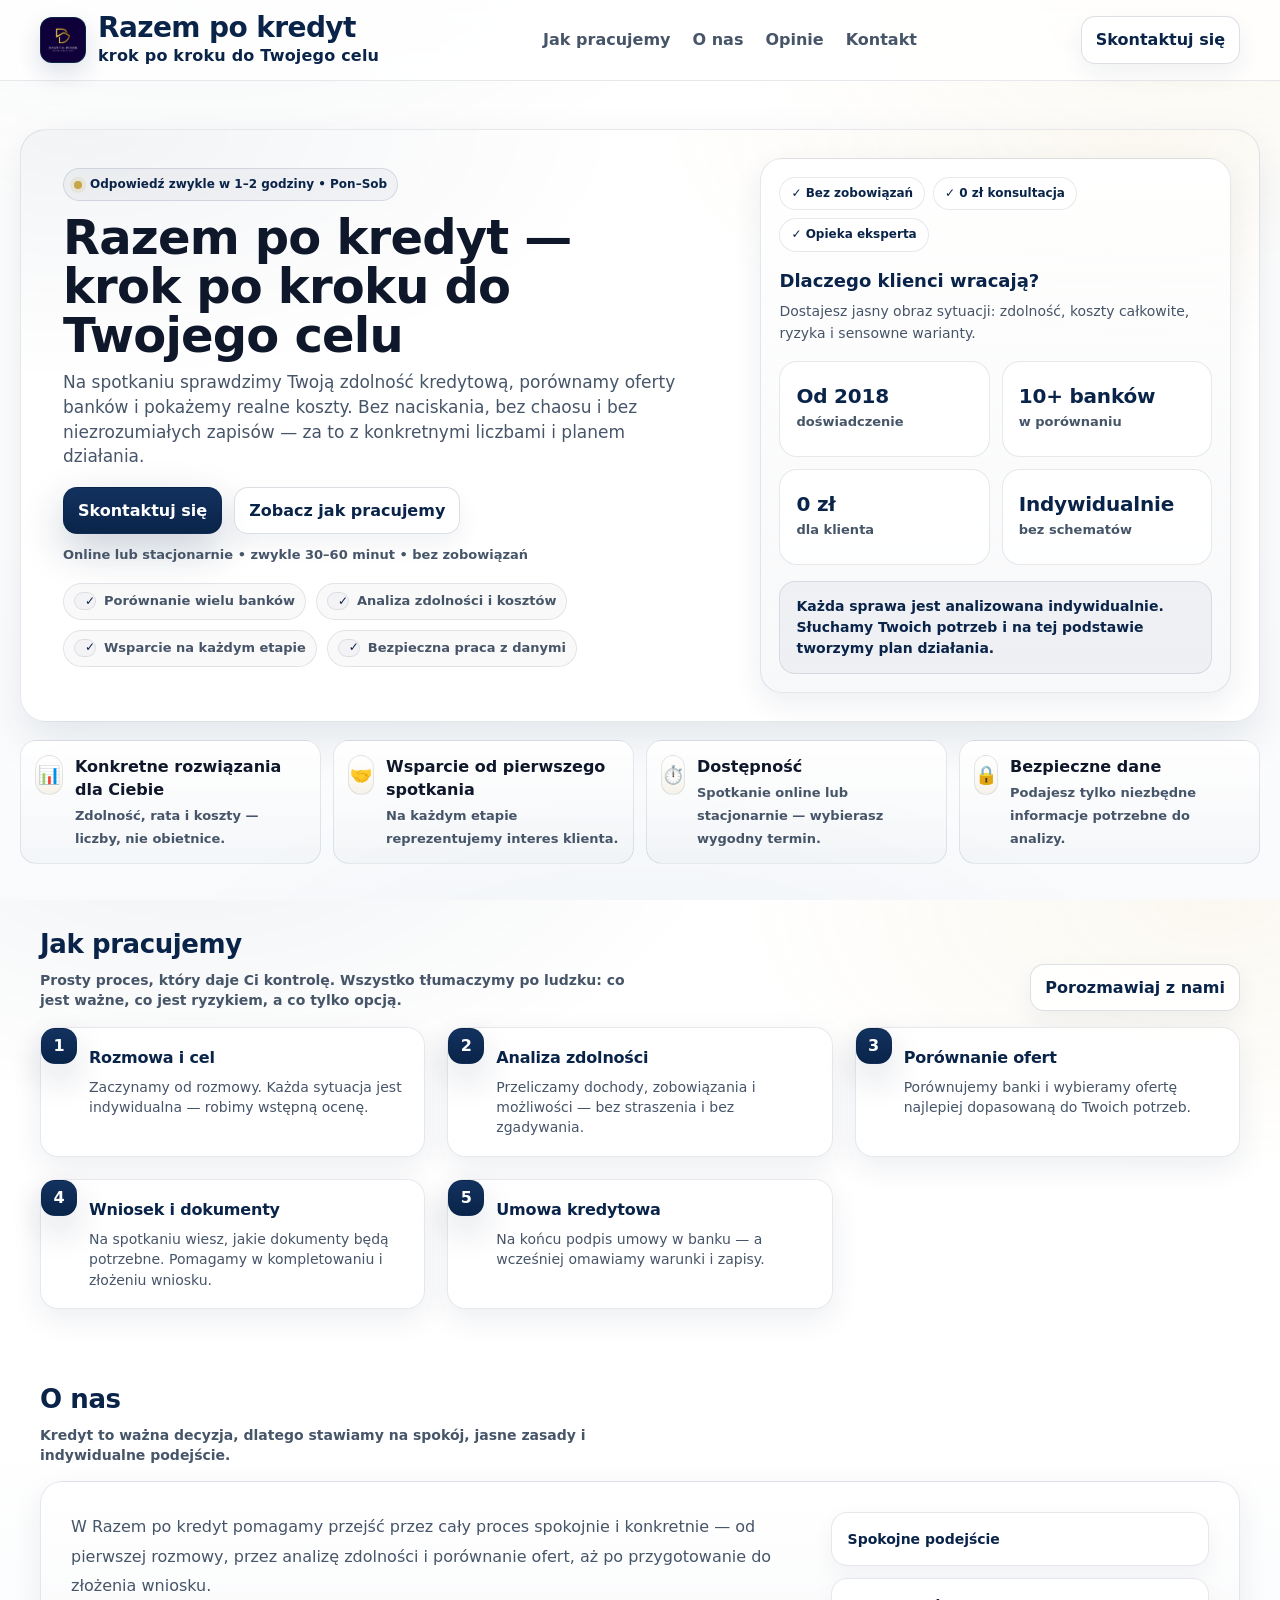
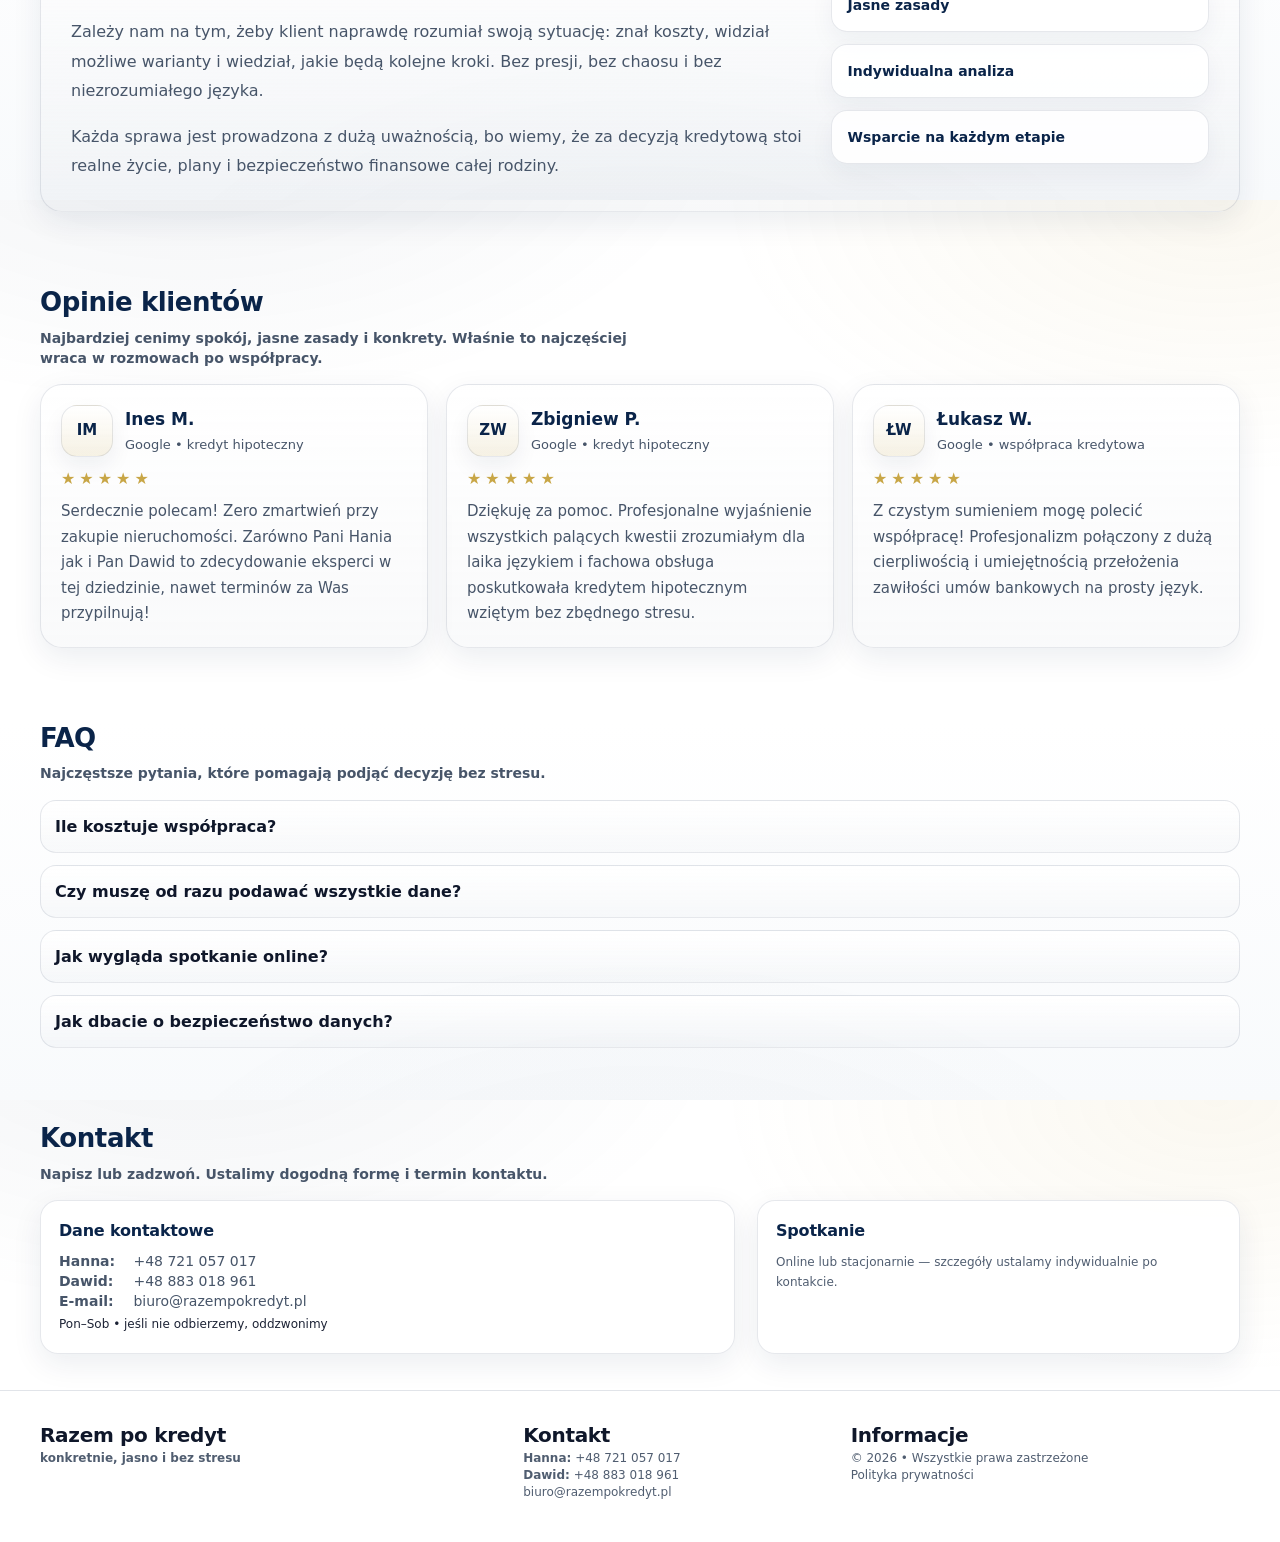
<file: index.html>
<!doctype html>
<html lang="pl">
<head>
  <meta charset="utf-8" />
  <meta name="viewport" content="width=device-width, initial-scale=1" />
  <title>Razem po kredyt — ekspert kredytowy | Wsparcie kredytowe</title>
  <meta name="description" content="Razem po kredyt — spokojne, jasne i konkretne wsparcie eksperta kredytowego. Sprawdź zdolność, porównaj oferty i podejmij świadomą decyzję." />
  <meta name="theme-color" content="#ffffff" />

  <link rel="preconnect" href="https://fonts.gstatic.com" crossorigin>
  <link rel="stylesheet" href="./assets/css/style.css" />
</head>

<body>
<header>
  <div class="container">
    <div class="nav">
      <a class="brand" href="#start" aria-label="Strona główna">
        <img src="./assets/logoJPG.jpg" alt="Razem po kredyt" class="logo" />
        <div class="brand-copy">
          <span class="brand-name">Razem po kredyt</span>
          <small>krok po kroku do Twojego celu</small>
        </div>
      </a>

      <nav aria-label="Nawigacja">
        <ul>
          <li><a href="#jak">Jak pracujemy</a></li>
          <li><a href="#o-nas">O nas</a></li>
          <li><a href="#opinie">Opinie</a></li>
          <li><a href="#kontakt">Kontakt</a></li>
        </ul>
      </nav>

      <div class="nav-actions">
        <a class="btn" href="#kontakt">Skontaktuj się</a>
      </div>
    </div>
  </div>
</header>

<main id="start">
  <!-- HERO -->
  <div class="container hero">
    <div class="hero-card">
      <div class="row grid-2 hero-grid">
        <div class="hero-inner">
          <span class="pill"><span class="dot"></span> Odpowiedź zwykle w 1–2 godziny • Pon–Sob</span>

          <h1>Razem po kredyt — krok po kroku do Twojego celu</h1>

          <p class="lead">
            Na spotkaniu sprawdzimy Twoją zdolność kredytową, porównamy oferty banków i pokażemy realne koszty.
            Bez naciskania, bez chaosu i bez niezrozumiałych zapisów — za to z konkretnymi liczbami i planem działania.
          </p>

          <div class="hero-actions">
            <a class="btn btn-primary" href="#kontakt" id="cta-book">Skontaktuj się</a>
            <a class="btn" href="#jak">Zobacz jak pracujemy</a>
          </div>

          <p class="hero-microcopy">Online lub stacjonarnie • zwykle 30–60 minut • bez zobowiązań</p>

          <div class="hero-badges" aria-label="Najważniejsze korzyści">
            <span><span class="check">✓</span>Porównanie wielu banków</span>
            <span><span class="check">✓</span>Analiza zdolności i kosztów</span>
            <span><span class="check">✓</span>Wsparcie na każdym etapie</span>
            <span><span class="check">✓</span>Bezpieczna praca z danymi</span>
          </div>
        </div>

        <aside class="hero-side">
          <div class="hero-side-panel">
            <div class="hero-trust-mini">
              <span>✓ Bez zobowiązań</span>
              <span>✓ 0 zł konsultacja</span>
              <span>✓ Opieka eksperta</span>
            </div>

            <div class="hero-panel-head">
              <h3>Dlaczego klienci wracają?</h3>
              <p>
                Dostajesz jasny obraz sytuacji: zdolność, koszty całkowite, ryzyka i sensowne warianty.
              </p>
            </div>

            <div class="hero-stats-grid" aria-label="Najważniejsze atuty">
              <div class="hero-stat">
                <b>Od 2018</b>
                <span>doświadczenie</span>
              </div>
              <div class="hero-stat">
                <b>10+ banków</b>
                <span>w porównaniu</span>
              </div>
              <div class="hero-stat">
                <b>0 zł</b>
                <span>dla klienta</span>
              </div>
              <div class="hero-stat">
                <b>Indywidualnie</b>
                <span>bez schematów</span>
              </div>
            </div>

            <div class="hero-panel-note">
              Każda sprawa jest analizowana indywidualnie. Słuchamy Twoich potrzeb i na tej podstawie tworzymy plan działania.
            </div>
          </div>
        </aside>
      </div>
    </div>

    <!-- Trust strip -->
    <div class="trust">
      <div class="trust-strip" aria-label="Zaufanie i bezpieczeństwo">
        <div class="trust-item">
          <div class="icon" aria-hidden="true">📊</div>
          <div>
            <b>Konkretne rozwiązania dla Ciebie</b>
            <span>Zdolność, rata i koszty — liczby, nie obietnice.</span>
          </div>
        </div>

        <div class="trust-item">
          <div class="icon" aria-hidden="true">🤝</div>
          <div>
            <b>Wsparcie od pierwszego spotkania</b>
            <span>Na każdym etapie reprezentujemy interes klienta.</span>
          </div>
        </div>

        <div class="trust-item">
          <div class="icon" aria-hidden="true">⏱️</div>
          <div>
            <b>Dostępność</b>
            <span>Spotkanie online lub stacjonarnie — wybierasz wygodny termin.</span>
          </div>
        </div>

        <div class="trust-item rodo">
          <div class="icon" aria-hidden="true">🔒</div>
          <div>
            <b>Bezpieczne dane</b>
            <span>Podajesz tylko niezbędne informacje potrzebne do analizy.</span>
          </div>
        </div>
      </div>
    </div>
  </div>

  <!-- JAK PRACUJEMY -->
  <section id="jak">
    <div class="container">
      <div class="section-title">
        <div>
          <h2>Jak pracujemy</h2>
          <p class="subtitle">
            Prosty proces, który daje Ci kontrolę. Wszystko tłumaczymy po ludzku: co jest ważne, co jest ryzykiem, a co tylko opcją.
          </p>
        </div>
        <a class="btn" href="#kontakt">Porozmawiaj z nami</a>
      </div>

      <div class="row grid-3 steps">
        <div class="card step">
          <h3>Rozmowa i cel</h3>
          <p>Zaczynamy od rozmowy. Każda sytuacja jest indywidualna — robimy wstępną ocenę.</p>
        </div>
        <div class="card step">
          <h3>Analiza zdolności</h3>
          <p>Przeliczamy dochody, zobowiązania i możliwości — bez straszenia i bez zgadywania.</p>
        </div>
        <div class="card step">
          <h3>Porównanie ofert</h3>
          <p>Porównujemy banki i wybieramy ofertę najlepiej dopasowaną do Twoich potrzeb.</p>
        </div>
        <div class="card step">
          <h3>Wniosek i dokumenty</h3>
          <p>Na spotkaniu wiesz, jakie dokumenty będą potrzebne. Pomagamy w kompletowaniu i złożeniu wniosku.</p>
        </div>
        <div class="card step">
          <h3>Umowa kredytowa</h3>
          <p>Na końcu podpis umowy w banku — a wcześniej omawiamy warunki i zapisy.</p>
        </div>
      </div>
    </div>
  </section>

  <!-- O NAS -->
  <section id="o-nas">
    <div class="container">
      <div class="section-title">
        <div>
          <h2>O nas</h2>
          <p class="subtitle">
            Kredyt to ważna decyzja, dlatego stawiamy na spokój, jasne zasady i indywidualne podejście.
          </p>
        </div>
      </div>

      <div class="about-card">
        <div class="about-content">
          <p>
            W Razem po kredyt pomagamy przejść przez cały proces spokojnie i konkretnie — od pierwszej rozmowy,
            przez analizę zdolności i porównanie ofert, aż po przygotowanie do złożenia wniosku.
          </p>

          <p>
            Zależy nam na tym, żeby klient naprawdę rozumiał swoją sytuację: znał koszty, widział możliwe warianty
            i wiedział, jakie będą kolejne kroki. Bez presji, bez chaosu i bez niezrozumiałego języka.
          </p>

          <p>
            Każda sprawa jest prowadzona z dużą uważnością, bo wiemy, że za decyzją kredytową stoi realne życie,
            plany i bezpieczeństwo finansowe całej rodziny.
          </p>
        </div>

        <div class="about-badges" aria-label="Najważniejsze wartości">
          <span>Spokojne podejście</span>
          <span>Jasne zasady</span>
          <span>Indywidualna analiza</span>
          <span>Wsparcie na każdym etapie</span>
        </div>
      </div>
    </div>
  </section>

  <!-- OPINIE -->
  <section id="opinie">
    <div class="container">
      <div class="section-title">
        <div>
          <h2>Opinie klientów</h2>
          <p class="subtitle">
            Najbardziej cenimy spokój, jasne zasady i konkrety. Właśnie to najczęściej wraca w rozmowach po współpracy.
          </p>
        </div>
      </div>
      
      <div class="testimonials-grid">
        <article class="testimonial-card">
          <div class="testimonial-top">
            <div class="testimonial-avatar" aria-hidden="true">IM</div>
            <div>
              <h3>Ines M.</h3>
              <p class="testimonial-meta">Google • kredyt hipoteczny</p>
            </div>
          </div>
      
          <div class="testimonial-stars" aria-label="Ocena 5 na 5">
            <span>★</span><span>★</span><span>★</span><span>★</span><span>★</span>
          </div>
      
          <p class="testimonial-text">
            Serdecznie polecam! Zero zmartwień przy zakupie nieruchomości.
            Zarówno Pani Hania jak i Pan Dawid to zdecydowanie eksperci w tej dziedzinie,
            nawet terminów za Was przypilnują!
          </p>
        </article>
      
        <article class="testimonial-card">
          <div class="testimonial-top">
            <div class="testimonial-avatar" aria-hidden="true">ZW</div>
            <div>
              <h3>Zbigniew P.</h3>
              <p class="testimonial-meta">Google • kredyt hipoteczny</p>
            </div>
          </div>
      
          <div class="testimonial-stars" aria-label="Ocena 5 na 5">
            <span>★</span><span>★</span><span>★</span><span>★</span><span>★</span>
          </div>
      
          <p class="testimonial-text">
            Dziękuję za pomoc. Profesjonalne wyjaśnienie wszystkich palących kwestii
            zrozumiałym dla laika językiem i fachowa obsługa poskutkowała kredytem hipotecznym
            wziętym bez zbędnego stresu.
          </p>
        </article>
      
        <article class="testimonial-card">
          <div class="testimonial-top">
            <div class="testimonial-avatar" aria-hidden="true">ŁW</div>
            <div>
              <h3>Łukasz W.</h3>
              <p class="testimonial-meta">Google • współpraca kredytowa</p>
            </div>
          </div>
      
          <div class="testimonial-stars" aria-label="Ocena 5 na 5">
            <span>★</span><span>★</span><span>★</span><span>★</span><span>★</span>
          </div>
      
          <p class="testimonial-text">
            Z czystym sumieniem mogę polecić współpracę!
            Profesjonalizm połączony z dużą cierpliwością i umiejętnością przełożenia
            zawiłości umów bankowych na prosty język.
          </p>
        </article> 
      </div>
    </div>
  </section>

  <!-- FAQ -->
  <section id="faq">
    <div class="container">
      <div class="section-title">
        <div>
          <h2>FAQ</h2>
          <p class="subtitle">Najczęstsze pytania, które pomagają podjąć decyzję bez stresu.</p>
        </div>
      </div>

      <div class="row gap12">
        <details>
          <summary>Ile kosztuje współpraca?</summary>
          <p>Konsultacja jest bezpłatna. Wynagrodzenie pokrywa bank — dla klienta to 0 zł.</p>
        </details>
        <details>
          <summary>Czy muszę od razu podawać wszystkie dane?</summary>
          <p>Nie. Na start wystarczą ogólne informacje — resztę doprecyzujemy na spotkaniu.</p>
        </details>
        <details>
          <summary>Jak wygląda spotkanie online?</summary>
          <p>Spotkanie online lub stacjonarnie wygląda tak samo: analizujemy sytuację, liczymy zdolność i ustalamy kolejne kroki.</p>
        </details>
        <details>
          <summary>Jak dbacie o bezpieczeństwo danych?</summary>
          <p>Dane wykorzystujemy wyłącznie do przygotowania analizy i przedstawienia ofert. Przekazujesz tylko tyle, ile jest potrzebne.</p>
        </details>
      </div>
    </div>
  </section>

<!-- CONTACT -->
<section id="kontakt">
  <div class="container">
    <div class="section-title">
      <div>
        <h2>Kontakt</h2>
        <p class="subtitle">Napisz lub zadzwoń. Ustalimy dogodną formę i termin kontaktu.</p>
      </div>
    </div>

    <div class="row grid-2">
<div class="card">
  <h3>Dane kontaktowe</h3>

  <p class="contact-line">
    <strong>Hanna:</strong>
    <a class="mutedlink" href="tel:+48721057017">+48 721 057 017</a>
  </p>

  <p class="contact-line">
    <strong>Dawid:</strong>
    <a class="mutedlink" href="tel:+48883018961">+48 883 018 961</a>
  </p>

  <p class="contact-line">
    <strong>E-mail:</strong>
    <a class="mutedlink" href="mailto:biuro@razempokredyt.pl">biuro@razempokredyt.pl</a>
  </p>

  <span class="tiny">Pon–Sob • jeśli nie odbierzemy, oddzwonimy</span>
</div>

      <div class="card">
        <h3>Spotkanie</h3>
        <p>
          <span class="tiny">
            Online lub stacjonarnie — szczegóły ustalamy indywidualnie po kontakcie.
          </span>
        </p>
      </div>
    </div>
  </div>
</section>
</main>

<footer>
  <div class="container">
    <div class="footer-grid">
      
      <div>
        <b>Razem po kredyt</b>
        <div class="tiny"><strong>konkretnie, jasno i bez stresu</strong></div>
      </div>

      <div>
        <b>Kontakt</b>
        <div class="tiny">
          <strong>Hanna:</strong>
          <a class="mutedlink" href="tel:+48721057017">+48 721 057 017</a><br>

          <strong>Dawid:</strong>
          <a class="mutedlink" href="tel:+48883018961">+48 883 018 961</a><br>

          <a class="mutedlink" href="mailto:biuro@razempokredyt.pl">biuro@razempokredyt.pl</a>
        </div>
      </div>

      <div>
        <b>Informacje</b>
        <div class="tiny">
          © <span id="year"></span> • Wszystkie prawa zastrzeżone<br>
          <a class="mutedlink" href="./polityka-prywatnosci/">Polityka prywatności</a>
        </div>
      </div>

    </div>
  </div>
</footer>
<a id="toTop" class="btn top" href="#start" aria-label="Do góry">↑ Do góry</a>

<script src="./assets/js/main.js"></script>
</body>
</html>
</file>
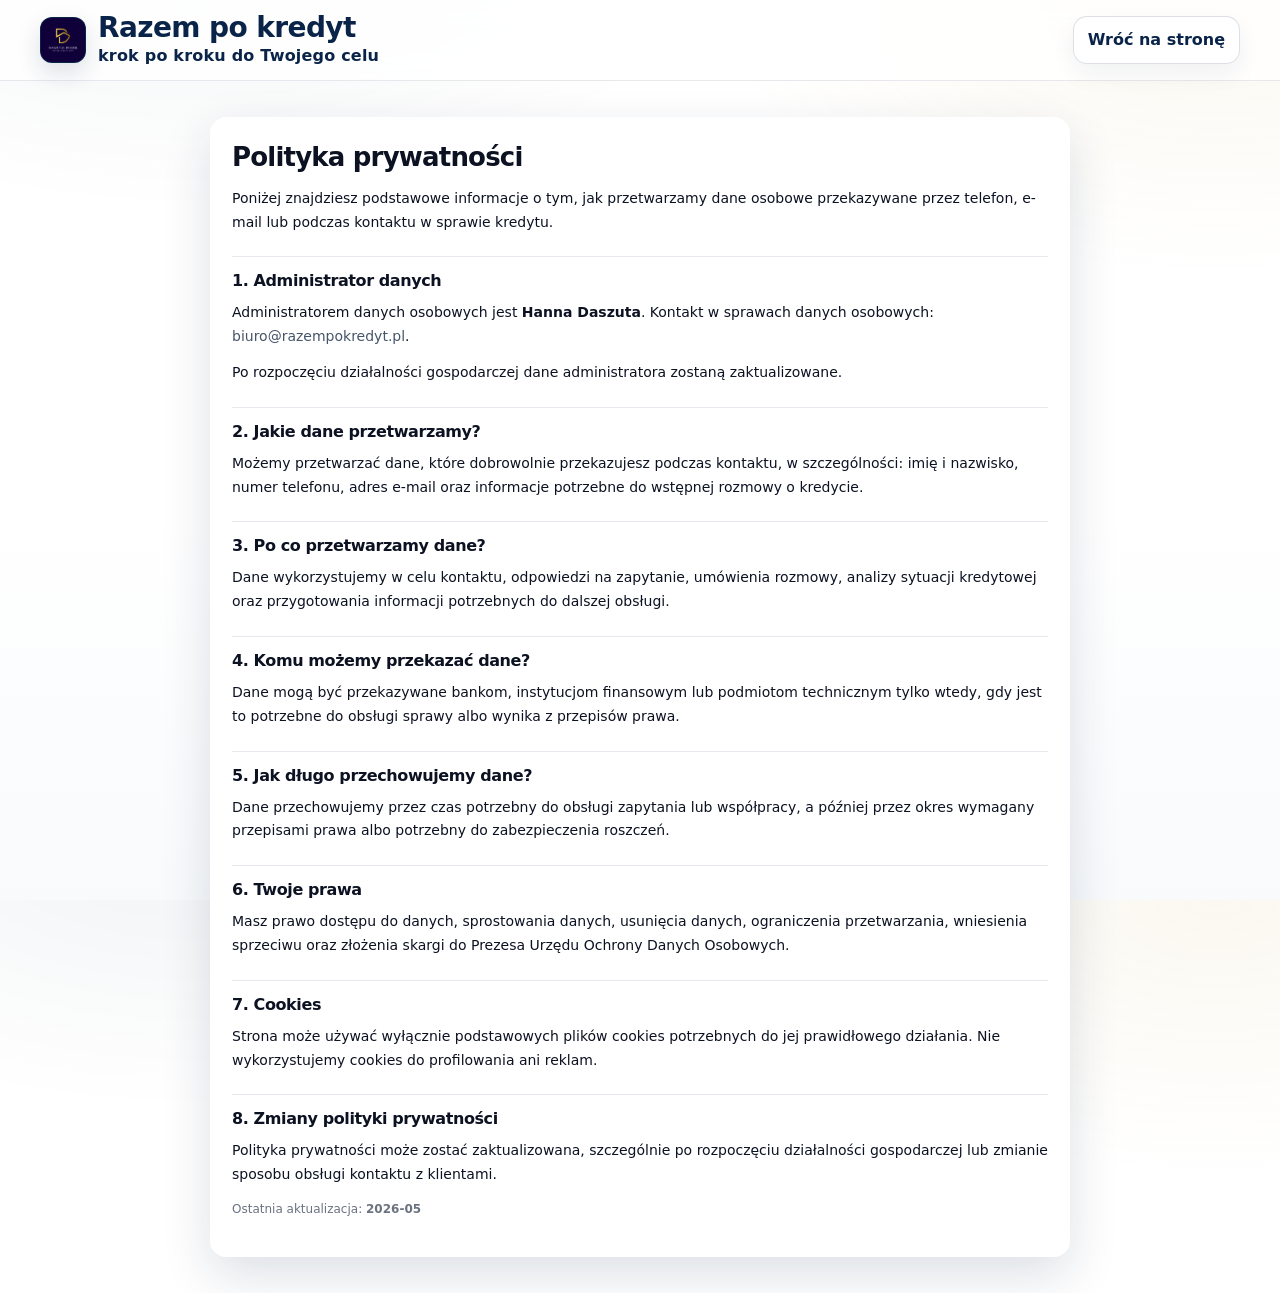
<file: polityka-prywatnosci/index.html>
<!doctype html>
<html lang="pl">
<head>
  <meta charset="utf-8" />
  <title>Polityka prywatności | Razem po kredyt</title>
  <meta name="viewport" content="width=device-width, initial-scale=1" />
  <meta name="robots" content="noindex, nofollow" />

  <link rel="stylesheet" href="../assets/css/style.css" />
</head>

<body>
<header>
  <div class="container">
    <div class="nav">
      <a class="brand" href="../" aria-label="Powrót na stronę główną">
        <img src="../assets/logoJPG.jpg" alt="Razem po kredyt" class="logo" />
        <div class="brand-copy">
          <span class="brand-name">Razem po kredyt</span>
          <small>krok po kroku do Twojego celu</small>
        </div>
      </a>

      <div class="nav-actions">
        <a class="btn" href="../">Wróć na stronę</a>
      </div>
    </div>
  </div>
</header>

<main>
  <section>
    <div class="container">
      <div class="legal paper">

        <h1>Polityka prywatności</h1>

        <p>
          Poniżej znajdziesz podstawowe informacje o tym, jak przetwarzamy dane osobowe
          przekazywane przez telefon, e-mail lub podczas kontaktu w sprawie kredytu.
        </p>

        <h2>1. Administrator danych</h2>
        <p>
          Administratorem danych osobowych jest <strong>Hanna Daszuta</strong>.
          Kontakt w sprawach danych osobowych:
          <a class="mutedlink" href="mailto:biuro@razempokredyt.pl">biuro@razempokredyt.pl</a>.
        </p>

        <p>
          Po rozpoczęciu działalności gospodarczej dane administratora zostaną zaktualizowane.
        </p>

        <h2>2. Jakie dane przetwarzamy?</h2>
        <p>
          Możemy przetwarzać dane, które dobrowolnie przekazujesz podczas kontaktu,
          w szczególności: imię i nazwisko, numer telefonu, adres e-mail oraz informacje
          potrzebne do wstępnej rozmowy o kredycie.
        </p>

        <h2>3. Po co przetwarzamy dane?</h2>
        <p>
          Dane wykorzystujemy w celu kontaktu, odpowiedzi na zapytanie, umówienia rozmowy,
          analizy sytuacji kredytowej oraz przygotowania informacji potrzebnych do dalszej obsługi.
        </p>

        <h2>4. Komu możemy przekazać dane?</h2>
        <p>
          Dane mogą być przekazywane bankom, instytucjom finansowym lub podmiotom technicznym
          tylko wtedy, gdy jest to potrzebne do obsługi sprawy albo wynika z przepisów prawa.
        </p>

        <h2>5. Jak długo przechowujemy dane?</h2>
        <p>
          Dane przechowujemy przez czas potrzebny do obsługi zapytania lub współpracy,
          a później przez okres wymagany przepisami prawa albo potrzebny do zabezpieczenia roszczeń.
        </p>

        <h2>6. Twoje prawa</h2>
        <p>
          Masz prawo dostępu do danych, sprostowania danych, usunięcia danych,
          ograniczenia przetwarzania, wniesienia sprzeciwu oraz złożenia skargi
          do Prezesa Urzędu Ochrony Danych Osobowych.
        </p>

        <h2>7. Cookies</h2>
        <p>
          Strona może używać wyłącznie podstawowych plików cookies potrzebnych do jej prawidłowego
          działania. Nie wykorzystujemy cookies do profilowania ani reklam.
        </p>

        <h2>8. Zmiany polityki prywatności</h2>
        <p>
          Polityka prywatności może zostać zaktualizowana, szczególnie po rozpoczęciu działalności
          gospodarczej lub zmianie sposobu obsługi kontaktu z klientami.
        </p>

        <p class="muted small">
          Ostatnia aktualizacja: <strong>2026-05</strong>
        </p>

      </div>
    </div>
  </section>
</main>

</body>
</html>
</file>
<file: assets/css/style.css>
:root{
  --bg: #ffffff;
  --surface: #ffffff;
  --surface2: #f8fafc;
  --text: #0f172a;
  --muted: #475569;
  --line: rgba(10,36,73,.12);

  --accent: #0a2449;
  --accent2: #c8a646;
  --accent-soft: rgba(10,36,73,.06);
  --accent-soft-2: rgba(200,166,70,.10);

  --shadow: 0 18px 45px rgba(10,36,73,.10);
  --shadow2: 0 10px 30px rgba(10,36,73,.08);

  --radius: 18px;
  --radius2: 26px;
  --max: 1240px;
}

* { box-sizing: border-box; }
html, body { height: 100%; }

body{
  margin: 0;
  font-family: ui-sans-serif, system-ui, -apple-system, Segoe UI, Roboto, "Helvetica Neue", Arial, "Noto Sans", "Liberation Sans", sans-serif;
  color: var(--text);
  background:
    radial-gradient(900px 500px at 15% -10%, rgba(10,36,73,.06), transparent 60%),
    radial-gradient(900px 500px at 95% 0%, rgba(200,166,70,.08), transparent 55%),
    radial-gradient(1000px 600px at 50% 120%, rgba(10,36,73,.04), transparent 55%),
    linear-gradient(180deg, #ffffff 0%, #ffffff 58%, #f8fafc 100%);
  line-height: 1.45;
}

a { color: inherit; text-decoration: none; }
a:hover { text-decoration: underline; }

.container{ max-width: var(--max); margin: 0 auto; padding: 0 20px; }
.row{ display: grid; gap: 22px; }
.grid-2{ grid-template-columns: minmax(0, 1.18fr) minmax(340px, .82fr); }
.grid-3{ grid-template-columns: repeat(3, 1fr); }
.grid-4{ grid-template-columns: repeat(4, 1fr); }

@media (max-width: 980px){
  .grid-2, .grid-3, .grid-4 { grid-template-columns: 1fr; }
}

/* small helpers */
.m0{ margin: 0; }
.mt8{ margin-top: 8px; }
.mt14{ margin-top: 14px; }
.mt18{ margin-top: 18px; }
.mb10{ margin-bottom: 10px; }
.mb14{ margin-bottom: 14px; }
.op75{ opacity: .75; }
.gap12{ gap: 12px; }
.center{ justify-content: center; }

/* Header */
header{
  position: sticky;
  top: 0;
  z-index: 50;
  background: rgba(255,255,255,.82);
  backdrop-filter: blur(12px);
  border-bottom: 1px solid rgba(10,36,73,.10);
}

.nav{
  display:flex;
  align-items:center;
  justify-content:space-between;
  padding: 14px 0;
  gap: 16px;
}

.brand{
  display:flex;
  align-items:center;
  gap: 12px;
  font-weight: 600;
  letter-spacing: .2px;
  min-width: 0;
  flex-shrink: 0;
}

.logo{
  width: 46px;
  height: 46px;
  object-fit: cover;
  border-radius: 12px;
  box-shadow: 0 10px 24px rgba(10,36,73,.14);
  border: 1px solid rgba(10,36,73,.10);
  background: #0a2449;
  flex-shrink: 0;
}

.brand-copy{
  display:flex;
  flex-direction:column;
  min-width: 0;
}

.brand-name{
  font-size: 28px;
  line-height: 1;
  font-weight: 600;
  letter-spacing: -0.6px;
  color: var(--accent);
}

.brand small{
  display:block;
  font-size: 16px;
  line-height: 1.25;
  max-width: 460px;
  color: var(--accent);
  opacity: 1;
  font-weight: 600;
  margin-top: 4px;
}

.nav nav{
  flex: 1;
  display: flex;
  justify-content: center;
  min-width: 0;
}

nav ul{
  list-style:none;
  display:flex;
  gap: 6px;
  padding:0;
  margin:0;
  align-items:center;
  color: var(--muted);
  font-weight: 650;
  flex-wrap: nowrap;
}

nav ul a{
  padding: 8px 8px;
  border-radius: 10px;
}

nav ul a:hover{
  background: rgba(10,36,73,.06);
  text-decoration:none;
  color: var(--accent);
}

.nav-actions{
  display:flex;
  gap: 10px;
  align-items:center;
  flex-shrink: 0;
}

@media (max-width: 980px){
  nav ul{ display:none; }
  .brand-name{ font-size: 22px; }
  .brand small{ font-size: 14px; max-width: 260px; }
}

/* Buttons */
.btn{
  display:inline-flex;
  align-items:center;
  justify-content:center;
  gap: 10px;
  padding: 11px 14px;
  border-radius: 14px;
  border: 1px solid rgba(10,36,73,.14);
  background: rgba(255,255,255,.82);
  color: var(--accent);
  font-weight: 760;
  cursor: pointer;
  transition: transform .08s ease, background .15s ease, border-color .15s ease, box-shadow .15s ease;
  user-select:none;
  white-space: nowrap;
  box-shadow: 0 10px 24px rgba(10,36,73,.06);
}

.btn:hover:not(.btn-primary){
  background: rgba(10,36,73,.04);
  border-color: rgba(10,36,73,.25);
  text-decoration:none;
}

.btn:active{
  transform: translateY(1px);
}

.btn-primary{
  background: linear-gradient(180deg, #12325f, #0a2449);
  border-color: rgba(10,36,73,.45);
  color: #ffffff;
  box-shadow: 0 16px 40px rgba(10,36,73,.22);
}

.btn-primary:hover{
  background: linear-gradient(180deg, #1a4276, #0d2d59);
  border-color: rgba(10,36,73,.45);
  color: #ffffff;
  box-shadow: 0 16px 40px rgba(10,36,73,.22);
  text-decoration:none;
}

/* Pills / badges */
.pill{
  display:inline-flex;
  align-items:center;
  gap: 8px;
  padding: 7px 10px;
  border-radius: 999px;
  border: 1px solid rgba(10,36,73,.12);
  background: rgba(10,36,73,.04);
  color: var(--accent);
  font-weight: 700;
  font-size: 12px;
}

.dot{
  width: 8px;
  height: 8px;
  border-radius: 99px;
  background: var(--accent2);
  box-shadow: 0 0 0 4px rgba(200,166,70,.14);
}

/* Hero */
.hero{
  padding: 48px 0 26px;
}

.hero-card{
  border: 1px solid rgba(10,36,73,.10);
  border-radius: var(--radius2);
  background:
    radial-gradient(900px 420px at 5% 0%, rgba(10,36,73,.05), transparent 60%),
    radial-gradient(900px 420px at 90% 0%, rgba(200,166,70,.08), transparent 55%),
    rgba(255,255,255,.92);
  box-shadow: var(--shadow);
  overflow: hidden;
}

.hero-grid,
.hero-inner,
.hero-side{
  min-width: 0;
}

.hero-inner{
  padding: 38px 42px;
}

@media (max-width: 980px){
  .hero-inner{ padding: 22px; }
}

h1{
  margin: 12px 0 10px;
  font-size: 48px;
  font-weight: 600;
  line-height: 1.02;
  letter-spacing: -0.8px;
  max-width: 17ch;
}

@media (max-width: 980px){
  h1{
    font-size: 38px;
    max-width: none;
  }
}

.lead{
  color: var(--muted);
  font-size: 17px;
  max-width: 62ch;
  margin: 0 0 18px;
}

.hero-actions{
  display:flex;
  gap: 12px;
  flex-wrap: wrap;
  margin-top: 18px;
}

.hero-microcopy{
  margin: 12px 0 0;
  color: var(--muted);
  font-size: 13px;
  font-weight: 600;
}

.hero-badges{
  margin-top: 18px;
  display:flex;
  gap: 10px;
  flex-wrap: wrap;
  align-items:center;
  color: var(--muted);
  font-weight: 650;
  font-size: 13px;
}

.hero-badges span{
  display:inline-flex;
  gap: 8px;
  align-items:center;
  padding: 8px 10px;
  border-radius: 999px;
  border: 1px solid rgba(10,36,73,.10);
  background: rgba(10,36,73,.025);
}

.check{
  width: 18px;
  height: 18px;
  border-radius: 7px;
  background: rgba(200,166,70,.16);
  border: 1px solid rgba(200,166,70,.26);
  display:inline-grid;
  place-items:center;
  font-size: 12px;
  color: var(--accent);
}

.hero-side{
  padding: 28px 28px 28px 0;
}

@media (max-width: 980px){
  .hero-side{ padding: 0 22px 22px; }
}

/* Hero side panel */
.hero-side-panel{
  display:flex;
  flex-direction:column;
  gap: 16px;
  padding: 18px;
  border-radius: 22px;
  border: 1px solid rgba(10,36,73,.10);
  background: linear-gradient(180deg, rgba(255,255,255,.96), rgba(10,36,73,.03));
  box-shadow: var(--shadow2);
}

.hero-trust-mini{
  display:flex;
  flex-wrap: wrap;
  gap: 8px;
}

.hero-trust-mini span{
  font-size: 12px;
  padding: 7px 11px;
  border-radius: 999px;
  background: rgba(255,255,255,.88);
  border: 1px solid rgba(10,36,73,.10);
  color: var(--accent);
  font-weight: 700;
}

.hero-panel-head h3{
  margin: 0 0 6px;
  font-size: 18px;
  color: var(--accent);
}

.hero-panel-head p{
  margin: 0;
  color: var(--muted);
  font-size: 14px;
  line-height: 1.6;
}

.hero-stats-grid{
  display:grid;
  grid-template-columns: repeat(2, 1fr);
  gap: 12px;
}

.hero-stat{
  min-height: 96px;
  border-radius: 18px;
  border: 1px solid rgba(10,36,73,.10);
  background: rgba(255,255,255,.86);
  padding: 18px 16px;
  display:flex;
  flex-direction:column;
  justify-content:center;
}

.hero-stat b{
  display:block;
  font-size: 20px;
  line-height: 1.1;
  letter-spacing: -0.2px;
  margin-bottom: 6px;
  color: var(--accent);
}

.hero-stat span{
  color: var(--muted);
  font-weight: 650;
  font-size: 13px;
}

.hero-panel-note{
  padding: 14px 16px;
  border-radius: 16px;
  border: 1px solid rgba(10,36,73,.10);
  background: rgba(10,36,73,.04);
  color: var(--accent);
  font-size: 14px;
  font-weight: 700;
  line-height: 1.5;
}

/* Sections */
section{
  padding: 36px 0;
}

.section-title{
  display:flex;
  align-items:flex-end;
  justify-content:space-between;
  gap: 16px;
  margin-bottom: 16px;
}

h2{
  margin: 0;
  font-size: 26px;
  letter-spacing: -0.4px;
}

.subtitle{
  color: var(--muted);
  max-width: 62ch;
  margin: 6px 0 0;
  font-size: 14px;
  font-weight: 600;
}

.section-title h2,
.card h3{
  color: var(--accent);
}

.card{
  border-radius: var(--radius);
  border: 1px solid rgba(10,36,73,.10);
  background: rgba(255,255,255,.90);
  padding: 18px;
  box-shadow: var(--shadow2);
}

.card h3{
  margin: 0 0 8px;
  font-size: 16px;
  letter-spacing: -0.2px;
}

.card p{
  margin: 0;
  color: var(--muted);
  font-size: 14px;
}

/* Trust strip */
.trust{
  padding-top: 18px;
}

.trust-strip{
  display:grid;
  grid-template-columns: repeat(4, 1fr);
  gap: 12px;
}

@media (max-width: 980px){
  .trust-strip{ grid-template-columns: 1fr; }
}

.trust-item{
  border-radius: 16px;
  border: 1px solid rgba(10,36,73,.10);
  background: linear-gradient(180deg, rgba(255,255,255,.96), rgba(10,36,73,.02));
  padding: 14px;
  display:flex;
  gap: 12px;
  align-items:flex-start;
}

.icon{
  width: 40px;
  height: 40px;
  border-radius: 14px;
  display:grid;
  place-items:center;
  border: 1px solid rgba(10,36,73,.10);
  background: linear-gradient(180deg, rgba(255,255,255,.96), rgba(200,166,70,.10));
  font-size: 18px;
}

.trust-item b{
  display:block;
  margin-bottom: 2px;
}

.trust-item span{
  color: var(--muted);
  font-size: 13px;
  font-weight: 600;
}

/* Steps */
.steps{
  counter-reset: step;
}

.step{
  position: relative;
  padding-left: 48px;
}

.step::before{
  counter-increment: step;
  content: counter(step);
  position:absolute;
  left: 0;
  top: 0;
  width: 34px;
  height: 34px;
  border-radius: 14px;
  display:grid;
  place-items:center;
  font-weight: 850;
  color: #fff;
  background: linear-gradient(180deg, #12325f, #0a2449);
  border: 1px solid rgba(10,36,73,.20);
  box-shadow: 0 16px 35px rgba(10,36,73,.14);
}

/* O nas */
.about-card{
  display:grid;
  grid-template-columns: minmax(0, 1.45fr) minmax(240px, .75fr);
  gap: 28px;
  align-items:start;
  border-radius: 22px;
  border: 1px solid rgba(10,36,73,.10);
  background: linear-gradient(180deg, rgba(255,255,255,.97), rgba(10,36,73,.03));
  padding: 30px;
  box-shadow: var(--shadow2);
}

.about-content{
  min-width: 0;
}

.about-card p{
  margin: 0 0 16px;
  color: var(--muted);
  font-size: 16px;
  line-height: 1.85;
  max-width: none;
}

.about-card p:last-of-type{
  margin-bottom: 0;
}

.about-badges{
  display:flex;
  flex-direction:column;
  gap: 12px;
  align-self:stretch;
}

.about-badges span{
  display:flex;
  align-items:center;
  justify-content:flex-start;
  min-height: 54px;
  padding: 12px 16px;
  border-radius: 16px;
  border: 1px solid rgba(10,36,73,.10);
  background: rgba(255,255,255,.88);
  color: var(--accent);
  font-size: 14px;
  font-weight: 800;
  box-shadow: 0 10px 24px rgba(10,36,73,.05);
}

@media (max-width: 980px){
  .about-card{
    grid-template-columns: 1fr;
  }

  .about-badges{
    margin-top: 4px;
  }
}

@media (max-width: 640px){
  .about-card{
    padding: 22px;
  }
}

/* Opinions */
.testimonials-grid{
  display:grid;
  grid-template-columns: repeat(3, 1fr);
  gap: 18px;
}

.testimonial-card{
  border-radius: 22px;
  border: 1px solid rgba(10,36,73,.10);
  background: linear-gradient(180deg, rgba(255,255,255,.97), rgba(10,36,73,.025));
  padding: 20px;
  box-shadow: var(--shadow2);
}

.testimonial-top{
  display:flex;
  align-items:center;
  gap: 12px;
  margin-bottom: 14px;
}

.testimonial-avatar{
  width: 52px;
  height: 52px;
  border-radius: 16px;
  display:grid;
  place-items:center;
  font-weight: 800;
  font-size: 15px;
  color: var(--accent);
  background: linear-gradient(180deg, rgba(255,255,255,.96), rgba(200,166,70,.14));
  border: 1px solid rgba(10,36,73,.10);
  box-shadow: 0 10px 22px rgba(10,36,73,.06);
  flex-shrink: 0;
}

.testimonial-card h3{
  margin: 0 0 4px;
  font-size: 17px;
  color: var(--accent);
}

.testimonial-meta{
  margin: 0;
  font-size: 13px;
  color: var(--muted);
}

.testimonial-stars{
  display:flex;
  gap: 4px;
  margin-bottom: 12px;
  color: var(--accent2);
  font-size: 16px;
  line-height: 1;
}

.testimonial-text{
  margin: 0;
  color: var(--muted);
  font-size: 15px;
  line-height: 1.7;
}

@media (max-width: 980px){
  .testimonials-grid{
    grid-template-columns: 1fr;
  }
}

/* FAQ */
details{
  border-radius: 16px;
  border: 1px solid rgba(10,36,73,.10);
  background: linear-gradient(180deg, rgba(255,255,255,.96), rgba(10,36,73,.02));
  padding: 14px;
}

summary{
  cursor: pointer;
  font-weight: 820;
  list-style: none;
}

summary::-webkit-details-marker{
  display:none;
}

details p{
  margin: 10px 0 0;
  color: var(--muted);
  font-size: 14px;
}

/* Footer */
footer{
  border-top: 1px solid var(--line);
  padding: 30px 0 40px;
  color: var(--muted);
}

.footer-grid{
  display:grid;
  grid-template-columns: 1.2fr .8fr 1fr;
  gap: 16px;
}

@media (max-width: 980px){
  .footer-grid{ grid-template-columns: 1fr; }
}

.footer-grid b{
  color: var(--text);
  font-size: 20px;
  letter-spacing: -0.3px;
}

.tiny{
  font-size: 12px;
  opacity: .95;
  line-height: 1.45;
}

.mutedlink{
  color: var(--muted);
}

.mutedlink:hover{
  color: var(--text);
  text-decoration:none;
}

/* To top */
.top{
  position: fixed;
  right: 16px;
  bottom: 16px;
  display:none;
}

.top.show{
  display:inline-flex;
}

/* Privacy */
.legal{
  max-width: 860px;
  margin: 0 auto;
}

.legal.paper{
  background: #fff;
  color: #0c1222;
  border-radius: 16px;
  padding: 26px 22px;
  box-shadow: 0 18px 50px rgba(10,36,73,.14);
}

.legal h1{
  font-size: 26px;
  line-height: 1.15;
  margin: 0 0 14px;
}

.legal h2{
  font-size: 16px;
  line-height: 1.25;
  margin: 22px 0 10px;
  padding-top: 14px;
  border-top: 1px solid #e6e8ee;
}

.legal p{
  margin: 0 0 12px;
  font-size: 14px;
  line-height: 1.7;
  color: #0c1222;
}

.legal ul{
  margin: 0 0 12px;
  padding-left: 18px;
  font-size: 14px;
  line-height: 1.7;
}

.legal li{
  margin: 6px 0;
}

.legal strong{
  font-weight: 700;
}

.legal .muted,
.legal .small{
  color: #6b7280 !important;
  font-size: 12px !important;
}

@media (max-width: 520px){
  .legal.paper{
    padding: 20px 16px;
    border-radius: 14px;
  }

  .legal h1{
    font-size: 22px;
  }
}

.contact-line {
  margin: 6px 0;
  font-size: 15px;
}

.contact-line strong {
  display: inline-block;
  min-width: 70px;
}
</file>
